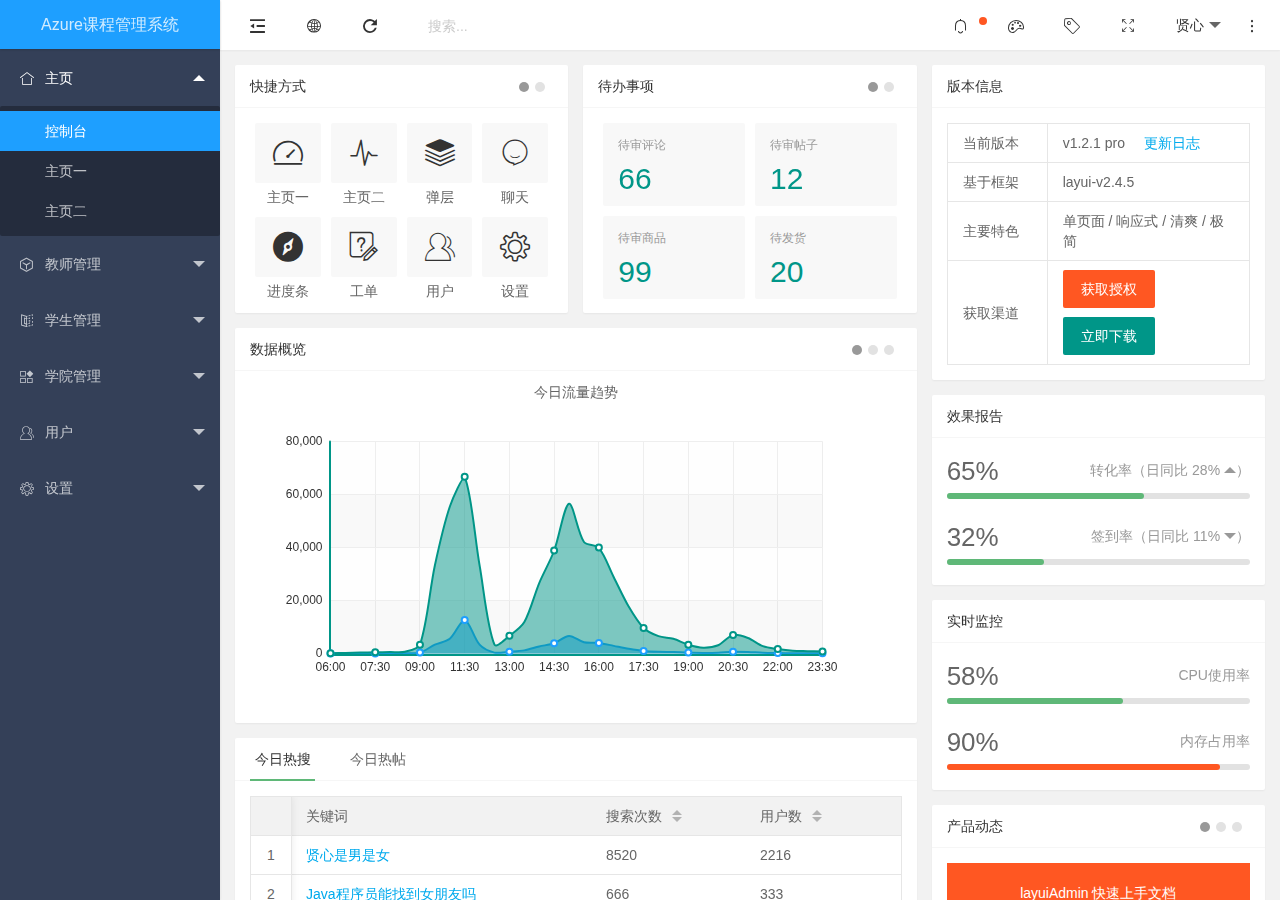
<file: layuiAdmin/start/index.html>
<!DOCTYPE html>
<html>
<head>
  <meta charset="utf-8">
  <title>layuiAdmin pro - 通用后台管理模板系统（单页面专业版）</title>
  <meta name="renderer" content="webkit">
  <meta http-equiv="X-UA-Compatible" content="IE=edge,chrome=1">
  <meta name="viewport" content="width=device-width, initial-scale=1.0, minimum-scale=1.0, maximum-scale=1.0, user-scalable=0">
  <link rel="stylesheet" href="layui/css/layui.css" media="all">
  <script>
  /^http(s*):\/\//.test(location.href) || alert('请先部署到 localhost 下再访问');
  </script>
</head>
<body>
  <div id="LAY_app"></div>
  <script src="layui/layui.js"></script>
  <script>
  layui.config({
    base: '../src/' //指定 layuiAdmin 项目路径，本地开发用 src，线上用 dist
    ,version: '1.2.1'
  }).use('index');
  </script>
</body>
</html>
</file>
<file: layuiAdmin/start/layui/css/layui.css>
/** layui-v2.4.5 MIT License By https://www.layui.com */
 .layui-inline,img{display:inline-block;vertical-align:middle}h1,h2,h3,h4,h5,h6{font-weight:400}.layui-edge,.layui-header,.layui-inline,.layui-main{position:relative}.layui-elip,.layui-form-checkbox span,.layui-form-pane .layui-form-label{text-overflow:ellipsis;white-space:nowrap}.layui-btn,.layui-edge,.layui-inline,img{vertical-align:middle}.layui-btn,.layui-disabled,.layui-icon,.layui-unselect{-webkit-user-select:none;-ms-user-select:none;-moz-user-select:none}blockquote,body,button,dd,div,dl,dt,form,h1,h2,h3,h4,h5,h6,input,li,ol,p,pre,td,textarea,th,ul{margin:0;padding:0;-webkit-tap-highlight-color:rgba(0,0,0,0)}a:active,a:hover{outline:0}img{border:none}li{list-style:none}table{border-collapse:collapse;border-spacing:0}h4,h5,h6{font-size:100%}button,input,optgroup,option,select,textarea{font-family:inherit;font-size:inherit;font-style:inherit;font-weight:inherit;outline:0}pre{white-space:pre-wrap;white-space:-moz-pre-wrap;white-space:-pre-wrap;white-space:-o-pre-wrap;word-wrap:break-word}body{line-height:24px;font:14px Helvetica Neue,Helvetica,PingFang SC,Tahoma,Arial,sans-serif}hr{height:1px;margin:10px 0;border:0;clear:both}a{color:#333;text-decoration:none}a:hover{color:#777}a cite{font-style:normal;*cursor:pointer}.layui-border-box,.layui-border-box *{box-sizing:border-box}.layui-box,.layui-box *{box-sizing:content-box}.layui-clear{clear:both;*zoom:1}.layui-clear:after{content:'\20';clear:both;*zoom:1;display:block;height:0}.layui-inline{*display:inline;*zoom:1}.layui-edge{display:inline-block;width:0;height:0;border-width:6px;border-style:dashed;border-color:transparent;overflow:hidden}.layui-edge-top{top:-4px;border-bottom-color:#999;border-bottom-style:solid}.layui-edge-right{border-left-color:#999;border-left-style:solid}.layui-edge-bottom{top:2px;border-top-color:#999;border-top-style:solid}.layui-edge-left{border-right-color:#999;border-right-style:solid}.layui-elip{overflow:hidden}.layui-disabled,.layui-disabled:hover{color:#d2d2d2!important;cursor:not-allowed!important}.layui-circle{border-radius:100%}.layui-show{display:block!important}.layui-hide{display:none!important}@font-face{font-family:layui-icon;src:url(../font/iconfont.eot?v=240);src:url(../font/iconfont.eot?v=240#iefix) format('embedded-opentype'),url(../font/iconfont.svg?v=240#iconfont) format('svg'),url(../font/iconfont.woff?v=240) format('woff'),url(../font/iconfont.ttf?v=240) format('truetype')}.layui-icon{font-family:layui-icon!important;font-size:16px;font-style:normal;-webkit-font-smoothing:antialiased;-moz-osx-font-smoothing:grayscale}.layui-icon-reply-fill:before{content:"\e611"}.layui-icon-set-fill:before{content:"\e614"}.layui-icon-menu-fill:before{content:"\e60f"}.layui-icon-search:before{content:"\e615"}.layui-icon-share:before{content:"\e641"}.layui-icon-set-sm:before{content:"\e620"}.layui-icon-engine:before{content:"\e628"}.layui-icon-close:before{content:"\1006"}.layui-icon-close-fill:before{content:"\1007"}.layui-icon-chart-screen:before{content:"\e629"}.layui-icon-star:before{content:"\e600"}.layui-icon-circle-dot:before{content:"\e617"}.layui-icon-chat:before{content:"\e606"}.layui-icon-release:before{content:"\e609"}.layui-icon-list:before{content:"\e60a"}.layui-icon-chart:before{content:"\e62c"}.layui-icon-ok-circle:before{content:"\1005"}.layui-icon-layim-theme:before{content:"\e61b"}.layui-icon-table:before{content:"\e62d"}.layui-icon-right:before{content:"\e602"}.layui-icon-left:before{content:"\e603"}.layui-icon-cart-simple:before{content:"\e698"}.layui-icon-face-cry:before{content:"\e69c"}.layui-icon-face-smile:before{content:"\e6af"}.layui-icon-survey:before{content:"\e6b2"}.layui-icon-tree:before{content:"\e62e"}.layui-icon-upload-circle:before{content:"\e62f"}.layui-icon-add-circle:before{content:"\e61f"}.layui-icon-download-circle:before{content:"\e601"}.layui-icon-templeate-1:before{content:"\e630"}.layui-icon-util:before{content:"\e631"}.layui-icon-face-surprised:before{content:"\e664"}.layui-icon-edit:before{content:"\e642"}.layui-icon-speaker:before{content:"\e645"}.layui-icon-down:before{content:"\e61a"}.layui-icon-file:before{content:"\e621"}.layui-icon-layouts:before{content:"\e632"}.layui-icon-rate-half:before{content:"\e6c9"}.layui-icon-add-circle-fine:before{content:"\e608"}.layui-icon-prev-circle:before{content:"\e633"}.layui-icon-read:before{content:"\e705"}.layui-icon-404:before{content:"\e61c"}.layui-icon-carousel:before{content:"\e634"}.layui-icon-help:before{content:"\e607"}.layui-icon-code-circle:before{content:"\e635"}.layui-icon-water:before{content:"\e636"}.layui-icon-username:before{content:"\e66f"}.layui-icon-find-fill:before{content:"\e670"}.layui-icon-about:before{content:"\e60b"}.layui-icon-location:before{content:"\e715"}.layui-icon-up:before{content:"\e619"}.layui-icon-pause:before{content:"\e651"}.layui-icon-date:before{content:"\e637"}.layui-icon-layim-uploadfile:before{content:"\e61d"}.layui-icon-delete:before{content:"\e640"}.layui-icon-play:before{content:"\e652"}.layui-icon-top:before{content:"\e604"}.layui-icon-friends:before{content:"\e612"}.layui-icon-refresh-3:before{content:"\e9aa"}.layui-icon-ok:before{content:"\e605"}.layui-icon-layer:before{content:"\e638"}.layui-icon-face-smile-fine:before{content:"\e60c"}.layui-icon-dollar:before{content:"\e659"}.layui-icon-group:before{content:"\e613"}.layui-icon-layim-download:before{content:"\e61e"}.layui-icon-picture-fine:before{content:"\e60d"}.layui-icon-link:before{content:"\e64c"}.layui-icon-diamond:before{content:"\e735"}.layui-icon-log:before{content:"\e60e"}.layui-icon-rate-solid:before{content:"\e67a"}.layui-icon-fonts-del:before{content:"\e64f"}.layui-icon-unlink:before{content:"\e64d"}.layui-icon-fonts-clear:before{content:"\e639"}.layui-icon-triangle-r:before{content:"\e623"}.layui-icon-circle:before{content:"\e63f"}.layui-icon-radio:before{content:"\e643"}.layui-icon-align-center:before{content:"\e647"}.layui-icon-align-right:before{content:"\e648"}.layui-icon-align-left:before{content:"\e649"}.layui-icon-loading-1:before{content:"\e63e"}.layui-icon-return:before{content:"\e65c"}.layui-icon-fonts-strong:before{content:"\e62b"}.layui-icon-upload:before{content:"\e67c"}.layui-icon-dialogue:before{content:"\e63a"}.layui-icon-video:before{content:"\e6ed"}.layui-icon-headset:before{content:"\e6fc"}.layui-icon-cellphone-fine:before{content:"\e63b"}.layui-icon-add-1:before{content:"\e654"}.layui-icon-face-smile-b:before{content:"\e650"}.layui-icon-fonts-html:before{content:"\e64b"}.layui-icon-form:before{content:"\e63c"}.layui-icon-cart:before{content:"\e657"}.layui-icon-camera-fill:before{content:"\e65d"}.layui-icon-tabs:before{content:"\e62a"}.layui-icon-fonts-code:before{content:"\e64e"}.layui-icon-fire:before{content:"\e756"}.layui-icon-set:before{content:"\e716"}.layui-icon-fonts-u:before{content:"\e646"}.layui-icon-triangle-d:before{content:"\e625"}.layui-icon-tips:before{content:"\e702"}.layui-icon-picture:before{content:"\e64a"}.layui-icon-more-vertical:before{content:"\e671"}.layui-icon-flag:before{content:"\e66c"}.layui-icon-loading:before{content:"\e63d"}.layui-icon-fonts-i:before{content:"\e644"}.layui-icon-refresh-1:before{content:"\e666"}.layui-icon-rmb:before{content:"\e65e"}.layui-icon-home:before{content:"\e68e"}.layui-icon-user:before{content:"\e770"}.layui-icon-notice:before{content:"\e667"}.layui-icon-login-weibo:before{content:"\e675"}.layui-icon-voice:before{content:"\e688"}.layui-icon-upload-drag:before{content:"\e681"}.layui-icon-login-qq:before{content:"\e676"}.layui-icon-snowflake:before{content:"\e6b1"}.layui-icon-file-b:before{content:"\e655"}.layui-icon-template:before{content:"\e663"}.layui-icon-auz:before{content:"\e672"}.layui-icon-console:before{content:"\e665"}.layui-icon-app:before{content:"\e653"}.layui-icon-prev:before{content:"\e65a"}.layui-icon-website:before{content:"\e7ae"}.layui-icon-next:before{content:"\e65b"}.layui-icon-component:before{content:"\e857"}.layui-icon-more:before{content:"\e65f"}.layui-icon-login-wechat:before{content:"\e677"}.layui-icon-shrink-right:before{content:"\e668"}.layui-icon-spread-left:before{content:"\e66b"}.layui-icon-camera:before{content:"\e660"}.layui-icon-note:before{content:"\e66e"}.layui-icon-refresh:before{content:"\e669"}.layui-icon-female:before{content:"\e661"}.layui-icon-male:before{content:"\e662"}.layui-icon-password:before{content:"\e673"}.layui-icon-senior:before{content:"\e674"}.layui-icon-theme:before{content:"\e66a"}.layui-icon-tread:before{content:"\e6c5"}.layui-icon-praise:before{content:"\e6c6"}.layui-icon-star-fill:before{content:"\e658"}.layui-icon-rate:before{content:"\e67b"}.layui-icon-template-1:before{content:"\e656"}.layui-icon-vercode:before{content:"\e679"}.layui-icon-cellphone:before{content:"\e678"}.layui-icon-screen-full:before{content:"\e622"}.layui-icon-screen-restore:before{content:"\e758"}.layui-icon-cols:before{content:"\e610"}.layui-icon-export:before{content:"\e67d"}.layui-icon-print:before{content:"\e66d"}.layui-icon-slider:before{content:"\e714"}.layui-main{width:1140px;margin:0 auto}.layui-header{z-index:1000;height:60px}.layui-header a:hover{transition:all .5s;-webkit-transition:all .5s}.layui-side{position:fixed;left:0;top:0;bottom:0;z-index:999;width:200px;overflow-x:hidden}.layui-side-scroll{position:relative;width:220px;height:100%;overflow-x:hidden}.layui-body{position:absolute;left:200px;right:0;top:0;bottom:0;z-index:998;width:auto;overflow:hidden;overflow-y:auto;box-sizing:border-box}.layui-layout-body{overflow:hidden}.layui-layout-admin .layui-header{background-color:#23262E}.layui-layout-admin .layui-side{top:60px;width:200px;overflow-x:hidden}.layui-layout-admin .layui-body{top:60px;bottom:44px}.layui-layout-admin .layui-main{width:auto;margin:0 15px}.layui-layout-admin .layui-footer{position:fixed;left:200px;right:0;bottom:0;height:44px;line-height:44px;padding:0 15px;background-color:#eee}.layui-layout-admin .layui-logo{position:absolute;left:0;top:0;width:200px;height:100%;line-height:60px;text-align:center;color:#009688;font-size:16px}.layui-layout-admin .layui-header .layui-nav{background:0 0}.layui-layout-left{position:absolute!important;left:200px;top:0}.layui-layout-right{position:absolute!important;right:0;top:0}.layui-container{position:relative;margin:0 auto;padding:0 15px;box-sizing:border-box}.layui-fluid{position:relative;margin:0 auto;padding:0 15px}.layui-row:after,.layui-row:before{content:'';display:block;clear:both}.layui-col-lg1,.layui-col-lg10,.layui-col-lg11,.layui-col-lg12,.layui-col-lg2,.layui-col-lg3,.layui-col-lg4,.layui-col-lg5,.layui-col-lg6,.layui-col-lg7,.layui-col-lg8,.layui-col-lg9,.layui-col-md1,.layui-col-md10,.layui-col-md11,.layui-col-md12,.layui-col-md2,.layui-col-md3,.layui-col-md4,.layui-col-md5,.layui-col-md6,.layui-col-md7,.layui-col-md8,.layui-col-md9,.layui-col-sm1,.layui-col-sm10,.layui-col-sm11,.layui-col-sm12,.layui-col-sm2,.layui-col-sm3,.layui-col-sm4,.layui-col-sm5,.layui-col-sm6,.layui-col-sm7,.layui-col-sm8,.layui-col-sm9,.layui-col-xs1,.layui-col-xs10,.layui-col-xs11,.layui-col-xs12,.layui-col-xs2,.layui-col-xs3,.layui-col-xs4,.layui-col-xs5,.layui-col-xs6,.layui-col-xs7,.layui-col-xs8,.layui-col-xs9{position:relative;display:block;box-sizing:border-box}.layui-col-xs1,.layui-col-xs10,.layui-col-xs11,.layui-col-xs12,.layui-col-xs2,.layui-col-xs3,.layui-col-xs4,.layui-col-xs5,.layui-col-xs6,.layui-col-xs7,.layui-col-xs8,.layui-col-xs9{float:left}.layui-col-xs1{width:8.33333333%}.layui-col-xs2{width:16.66666667%}.layui-col-xs3{width:25%}.layui-col-xs4{width:33.33333333%}.layui-col-xs5{width:41.66666667%}.layui-col-xs6{width:50%}.layui-col-xs7{width:58.33333333%}.layui-col-xs8{width:66.66666667%}.layui-col-xs9{width:75%}.layui-col-xs10{width:83.33333333%}.layui-col-xs11{width:91.66666667%}.layui-col-xs12{width:100%}.layui-col-xs-offset1{margin-left:8.33333333%}.layui-col-xs-offset2{margin-left:16.66666667%}.layui-col-xs-offset3{margin-left:25%}.layui-col-xs-offset4{margin-left:33.33333333%}.layui-col-xs-offset5{margin-left:41.66666667%}.layui-col-xs-offset6{margin-left:50%}.layui-col-xs-offset7{margin-left:58.33333333%}.layui-col-xs-offset8{margin-left:66.66666667%}.layui-col-xs-offset9{margin-left:75%}.layui-col-xs-offset10{margin-left:83.33333333%}.layui-col-xs-offset11{margin-left:91.66666667%}.layui-col-xs-offset12{margin-left:100%}@media screen and (max-width:768px){.layui-hide-xs{display:none!important}.layui-show-xs-block{display:block!important}.layui-show-xs-inline{display:inline!important}.layui-show-xs-inline-block{display:inline-block!important}}@media screen and (min-width:768px){.layui-container{width:750px}.layui-hide-sm{display:none!important}.layui-show-sm-block{display:block!important}.layui-show-sm-inline{display:inline!important}.layui-show-sm-inline-block{display:inline-block!important}.layui-col-sm1,.layui-col-sm10,.layui-col-sm11,.layui-col-sm12,.layui-col-sm2,.layui-col-sm3,.layui-col-sm4,.layui-col-sm5,.layui-col-sm6,.layui-col-sm7,.layui-col-sm8,.layui-col-sm9{float:left}.layui-col-sm1{width:8.33333333%}.layui-col-sm2{width:16.66666667%}.layui-col-sm3{width:25%}.layui-col-sm4{width:33.33333333%}.layui-col-sm5{width:41.66666667%}.layui-col-sm6{width:50%}.layui-col-sm7{width:58.33333333%}.layui-col-sm8{width:66.66666667%}.layui-col-sm9{width:75%}.layui-col-sm10{width:83.33333333%}.layui-col-sm11{width:91.66666667%}.layui-col-sm12{width:100%}.layui-col-sm-offset1{margin-left:8.33333333%}.layui-col-sm-offset2{margin-left:16.66666667%}.layui-col-sm-offset3{margin-left:25%}.layui-col-sm-offset4{margin-left:33.33333333%}.layui-col-sm-offset5{margin-left:41.66666667%}.layui-col-sm-offset6{margin-left:50%}.layui-col-sm-offset7{margin-left:58.33333333%}.layui-col-sm-offset8{margin-left:66.66666667%}.layui-col-sm-offset9{margin-left:75%}.layui-col-sm-offset10{margin-left:83.33333333%}.layui-col-sm-offset11{margin-left:91.66666667%}.layui-col-sm-offset12{margin-left:100%}}@media screen and (min-width:992px){.layui-container{width:970px}.layui-hide-md{display:none!important}.layui-show-md-block{display:block!important}.layui-show-md-inline{display:inline!important}.layui-show-md-inline-block{display:inline-block!important}.layui-col-md1,.layui-col-md10,.layui-col-md11,.layui-col-md12,.layui-col-md2,.layui-col-md3,.layui-col-md4,.layui-col-md5,.layui-col-md6,.layui-col-md7,.layui-col-md8,.layui-col-md9{float:left}.layui-col-md1{width:8.33333333%}.layui-col-md2{width:16.66666667%}.layui-col-md3{width:25%}.layui-col-md4{width:33.33333333%}.layui-col-md5{width:41.66666667%}.layui-col-md6{width:50%}.layui-col-md7{width:58.33333333%}.layui-col-md8{width:66.66666667%}.layui-col-md9{width:75%}.layui-col-md10{width:83.33333333%}.layui-col-md11{width:91.66666667%}.layui-col-md12{width:100%}.layui-col-md-offset1{margin-left:8.33333333%}.layui-col-md-offset2{margin-left:16.66666667%}.layui-col-md-offset3{margin-left:25%}.layui-col-md-offset4{margin-left:33.33333333%}.layui-col-md-offset5{margin-left:41.66666667%}.layui-col-md-offset6{margin-left:50%}.layui-col-md-offset7{margin-left:58.33333333%}.layui-col-md-offset8{margin-left:66.66666667%}.layui-col-md-offset9{margin-left:75%}.layui-col-md-offset10{margin-left:83.33333333%}.layui-col-md-offset11{margin-left:91.66666667%}.layui-col-md-offset12{margin-left:100%}}@media screen and (min-width:1200px){.layui-container{width:1170px}.layui-hide-lg{display:none!important}.layui-show-lg-block{display:block!important}.layui-show-lg-inline{display:inline!important}.layui-show-lg-inline-block{display:inline-block!important}.layui-col-lg1,.layui-col-lg10,.layui-col-lg11,.layui-col-lg12,.layui-col-lg2,.layui-col-lg3,.layui-col-lg4,.layui-col-lg5,.layui-col-lg6,.layui-col-lg7,.layui-col-lg8,.layui-col-lg9{float:left}.layui-col-lg1{width:8.33333333%}.layui-col-lg2{width:16.66666667%}.layui-col-lg3{width:25%}.layui-col-lg4{width:33.33333333%}.layui-col-lg5{width:41.66666667%}.layui-col-lg6{width:50%}.layui-col-lg7{width:58.33333333%}.layui-col-lg8{width:66.66666667%}.layui-col-lg9{width:75%}.layui-col-lg10{width:83.33333333%}.layui-col-lg11{width:91.66666667%}.layui-col-lg12{width:100%}.layui-col-lg-offset1{margin-left:8.33333333%}.layui-col-lg-offset2{margin-left:16.66666667%}.layui-col-lg-offset3{margin-left:25%}.layui-col-lg-offset4{margin-left:33.33333333%}.layui-col-lg-offset5{margin-left:41.66666667%}.layui-col-lg-offset6{margin-left:50%}.layui-col-lg-offset7{margin-left:58.33333333%}.layui-col-lg-offset8{margin-left:66.66666667%}.layui-col-lg-offset9{margin-left:75%}.layui-col-lg-offset10{margin-left:83.33333333%}.layui-col-lg-offset11{margin-left:91.66666667%}.layui-col-lg-offset12{margin-left:100%}}.layui-col-space1{margin:-.5px}.layui-col-space1>*{padding:.5px}.layui-col-space3{margin:-1.5px}.layui-col-space3>*{padding:1.5px}.layui-col-space5{margin:-2.5px}.layui-col-space5>*{padding:2.5px}.layui-col-space8{margin:-3.5px}.layui-col-space8>*{padding:3.5px}.layui-col-space10{margin:-5px}.layui-col-space10>*{padding:5px}.layui-col-space12{margin:-6px}.layui-col-space12>*{padding:6px}.layui-col-space15{margin:-7.5px}.layui-col-space15>*{padding:7.5px}.layui-col-space18{margin:-9px}.layui-col-space18>*{padding:9px}.layui-col-space20{margin:-10px}.layui-col-space20>*{padding:10px}.layui-col-space22{margin:-11px}.layui-col-space22>*{padding:11px}.layui-col-space25{margin:-12.5px}.layui-col-space25>*{padding:12.5px}.layui-col-space30{margin:-15px}.layui-col-space30>*{padding:15px}.layui-btn,.layui-input,.layui-select,.layui-textarea,.layui-upload-button{outline:0;-webkit-appearance:none;transition:all .3s;-webkit-transition:all .3s;box-sizing:border-box}.layui-elem-quote{margin-bottom:10px;padding:15px;line-height:22px;border-left:5px solid #009688;border-radius:0 2px 2px 0;background-color:#f2f2f2}.layui-quote-nm{border-style:solid;border-width:1px 1px 1px 5px;background:0 0}.layui-elem-field{margin-bottom:10px;padding:0;border-width:1px;border-style:solid}.layui-elem-field legend{margin-left:20px;padding:0 10px;font-size:20px;font-weight:300}.layui-field-title{margin:10px 0 20px;border-width:1px 0 0}.layui-field-box{padding:10px 15px}.layui-field-title .layui-field-box{padding:10px 0}.layui-progress{position:relative;height:6px;border-radius:20px;background-color:#e2e2e2}.layui-progress-bar{position:absolute;left:0;top:0;width:0;max-width:100%;height:6px;border-radius:20px;text-align:right;background-color:#5FB878;transition:all .3s;-webkit-transition:all .3s}.layui-progress-big,.layui-progress-big .layui-progress-bar{height:18px;line-height:18px}.layui-progress-text{position:relative;top:-20px;line-height:18px;font-size:12px;color:#666}.layui-progress-big .layui-progress-text{position:static;padding:0 10px;color:#fff}.layui-collapse{border-width:1px;border-style:solid;border-radius:2px}.layui-colla-content,.layui-colla-item{border-top-width:1px;border-top-style:solid}.layui-colla-item:first-child{border-top:none}.layui-colla-title{position:relative;height:42px;line-height:42px;padding:0 15px 0 35px;color:#333;background-color:#f2f2f2;cursor:pointer;font-size:14px;overflow:hidden}.layui-colla-content{display:none;padding:10px 15px;line-height:22px;color:#666}.layui-colla-icon{position:absolute;left:15px;top:0;font-size:14px}.layui-card{margin-bottom:15px;border-radius:2px;background-color:#fff;box-shadow:0 1px 2px 0 rgba(0,0,0,.05)}.layui-card:last-child{margin-bottom:0}.layui-card-header{position:relative;height:42px;line-height:42px;padding:0 15px;border-bottom:1px solid #f6f6f6;color:#333;border-radius:2px 2px 0 0;font-size:14px}.layui-bg-black,.layui-bg-blue,.layui-bg-cyan,.layui-bg-green,.layui-bg-orange,.layui-bg-red{color:#fff!important}.layui-card-body{position:relative;padding:10px 15px;line-height:24px}.layui-card-body[pad15]{padding:15px}.layui-card-body[pad20]{padding:20px}.layui-card-body .layui-table{margin:5px 0}.layui-card .layui-tab{margin:0}.layui-panel-window{position:relative;padding:15px;border-radius:0;border-top:5px solid #E6E6E6;background-color:#fff}.layui-auxiliar-moving{position:fixed;left:0;right:0;top:0;bottom:0;width:100%;height:100%;background:0 0;z-index:9999999999}.layui-form-label,.layui-form-mid,.layui-form-select,.layui-input-block,.layui-input-inline,.layui-textarea{position:relative}.layui-bg-red{background-color:#FF5722!important}.layui-bg-orange{background-color:#FFB800!important}.layui-bg-green{background-color:#009688!important}.layui-bg-cyan{background-color:#2F4056!important}.layui-bg-blue{background-color:#1E9FFF!important}.layui-bg-black{background-color:#393D49!important}.layui-bg-gray{background-color:#eee!important;color:#666!important}.layui-badge-rim,.layui-colla-content,.layui-colla-item,.layui-collapse,.layui-elem-field,.layui-form-pane .layui-form-item[pane],.layui-form-pane .layui-form-label,.layui-input,.layui-layedit,.layui-layedit-tool,.layui-quote-nm,.layui-select,.layui-tab-bar,.layui-tab-card,.layui-tab-title,.layui-tab-title .layui-this:after,.layui-textarea{border-color:#e6e6e6}.layui-timeline-item:before,hr{background-color:#e6e6e6}.layui-text{line-height:22px;font-size:14px;color:#666}.layui-text h1,.layui-text h2,.layui-text h3{font-weight:500;color:#333}.layui-text h1{font-size:30px}.layui-text h2{font-size:24px}.layui-text h3{font-size:18px}.layui-text a:not(.layui-btn){color:#01AAED}.layui-text a:not(.layui-btn):hover{text-decoration:underline}.layui-text ul{padding:5px 0 5px 15px}.layui-text ul li{margin-top:5px;list-style-type:disc}.layui-text em,.layui-word-aux{color:#999!important;padding:0 5px!important}.layui-btn{display:inline-block;height:38px;line-height:38px;padding:0 18px;background-color:#009688;color:#fff;white-space:nowrap;text-align:center;font-size:14px;border:none;border-radius:2px;cursor:pointer}.layui-btn:hover{opacity:.8;filter:alpha(opacity=80);color:#fff}.layui-btn:active{opacity:1;filter:alpha(opacity=100)}.layui-btn+.layui-btn{margin-left:10px}.layui-btn-container{font-size:0}.layui-btn-container .layui-btn{margin-right:10px;margin-bottom:10px}.layui-btn-container .layui-btn+.layui-btn{margin-left:0}.layui-table .layui-btn-container .layui-btn{margin-bottom:9px}.layui-btn-radius{border-radius:100px}.layui-btn .layui-icon{margin-right:3px;font-size:18px;vertical-align:bottom;vertical-align:middle\9}.layui-btn-primary{border:1px solid #C9C9C9;background-color:#fff;color:#555}.layui-btn-primary:hover{border-color:#009688;color:#333}.layui-btn-normal{background-color:#1E9FFF}.layui-btn-warm{background-color:#FFB800}.layui-btn-danger{background-color:#FF5722}.layui-btn-disabled,.layui-btn-disabled:active,.layui-btn-disabled:hover{border:1px solid #e6e6e6;background-color:#FBFBFB;color:#C9C9C9;cursor:not-allowed;opacity:1}.layui-btn-lg{height:44px;line-height:44px;padding:0 25px;font-size:16px}.layui-btn-sm{height:30px;line-height:30px;padding:0 10px;font-size:12px}.layui-btn-sm i{font-size:16px!important}.layui-btn-xs{height:22px;line-height:22px;padding:0 5px;font-size:12px}.layui-btn-xs i{font-size:14px!important}.layui-btn-group{display:inline-block;vertical-align:middle;font-size:0}.layui-btn-group .layui-btn{margin-left:0!important;margin-right:0!important;border-left:1px solid rgba(255,255,255,.5);border-radius:0}.layui-btn-group .layui-btn-primary{border-left:none}.layui-btn-group .layui-btn-primary:hover{border-color:#C9C9C9;color:#009688}.layui-btn-group .layui-btn:first-child{border-left:none;border-radius:2px 0 0 2px}.layui-btn-group .layui-btn-primary:first-child{border-left:1px solid #c9c9c9}.layui-btn-group .layui-btn:last-child{border-radius:0 2px 2px 0}.layui-btn-group .layui-btn+.layui-btn{margin-left:0}.layui-btn-group+.layui-btn-group{margin-left:10px}.layui-btn-fluid{width:100%}.layui-input,.layui-select,.layui-textarea{height:38px;line-height:1.3;line-height:38px\9;border-width:1px;border-style:solid;background-color:#fff;border-radius:2px}.layui-input::-webkit-input-placeholder,.layui-select::-webkit-input-placeholder,.layui-textarea::-webkit-input-placeholder{line-height:1.3}.layui-input,.layui-textarea{display:block;width:100%;padding-left:10px}.layui-input:hover,.layui-textarea:hover{border-color:#D2D2D2!important}.layui-input:focus,.layui-textarea:focus{border-color:#C9C9C9!important}.layui-textarea{min-height:100px;height:auto;line-height:20px;padding:6px 10px;resize:vertical}.layui-select{padding:0 10px}.layui-form input[type=checkbox],.layui-form input[type=radio],.layui-form select{display:none}.layui-form [lay-ignore]{display:initial}.layui-form-item{margin-bottom:15px;clear:both;*zoom:1}.layui-form-item:after{content:'\20';clear:both;*zoom:1;display:block;height:0}.layui-form-label{float:left;display:block;padding:9px 15px;width:80px;font-weight:400;line-height:20px;text-align:right}.layui-form-label-col{display:block;float:none;padding:9px 0;line-height:20px;text-align:left}.layui-form-item .layui-inline{margin-bottom:5px;margin-right:10px}.layui-input-block{margin-left:110px;min-height:36px}.layui-input-inline{display:inline-block;vertical-align:middle}.layui-form-item .layui-input-inline{float:left;width:190px;margin-right:10px}.layui-form-text .layui-input-inline{width:auto}.layui-form-mid{float:left;display:block;padding:9px 0!important;line-height:20px;margin-right:10px}.layui-form-danger+.layui-form-select .layui-input,.layui-form-danger:focus{border-color:#FF5722!important}.layui-form-select .layui-input{padding-right:30px;cursor:pointer}.layui-form-select .layui-edge{position:absolute;right:10px;top:50%;margin-top:-3px;cursor:pointer;border-width:6px;border-top-color:#c2c2c2;border-top-style:solid;transition:all .3s;-webkit-transition:all .3s}.layui-form-select dl{display:none;position:absolute;left:0;top:42px;padding:5px 0;z-index:899;min-width:100%;border:1px solid #d2d2d2;max-height:300px;overflow-y:auto;background-color:#fff;border-radius:2px;box-shadow:0 2px 4px rgba(0,0,0,.12);box-sizing:border-box}.layui-form-select dl dd,.layui-form-select dl dt{padding:0 10px;line-height:36px;white-space:nowrap;overflow:hidden;text-overflow:ellipsis}.layui-form-select dl dt{font-size:12px;color:#999}.layui-form-select dl dd{cursor:pointer}.layui-form-select dl dd:hover{background-color:#f2f2f2;-webkit-transition:.5s all;transition:.5s all}.layui-form-select .layui-select-group dd{padding-left:20px}.layui-form-select dl dd.layui-select-tips{padding-left:10px!important;color:#999}.layui-form-select dl dd.layui-this{background-color:#5FB878;color:#fff}.layui-form-checkbox,.layui-form-select dl dd.layui-disabled{background-color:#fff}.layui-form-selected dl{display:block}.layui-form-checkbox,.layui-form-checkbox *,.layui-form-switch{display:inline-block;vertical-align:middle}.layui-form-selected .layui-edge{margin-top:-9px;-webkit-transform:rotate(180deg);transform:rotate(180deg);margin-top:-3px\9}:root .layui-form-selected .layui-edge{margin-top:-9px\0/IE9}.layui-form-selectup dl{top:auto;bottom:42px}.layui-select-none{margin:5px 0;text-align:center;color:#999}.layui-select-disabled .layui-disabled{border-color:#eee!important}.layui-select-disabled .layui-edge{border-top-color:#d2d2d2}.layui-form-checkbox{position:relative;height:30px;line-height:30px;margin-right:10px;padding-right:30px;cursor:pointer;font-size:0;-webkit-transition:.1s linear;transition:.1s linear;box-sizing:border-box}.layui-form-checkbox span{padding:0 10px;height:100%;font-size:14px;border-radius:2px 0 0 2px;background-color:#d2d2d2;color:#fff;overflow:hidden}.layui-form-checkbox:hover span{background-color:#c2c2c2}.layui-form-checkbox i{position:absolute;right:0;top:0;width:30px;height:28px;border:1px solid #d2d2d2;border-left:none;border-radius:0 2px 2px 0;color:#fff;font-size:20px;text-align:center}.layui-form-checkbox:hover i{border-color:#c2c2c2;color:#c2c2c2}.layui-form-checked,.layui-form-checked:hover{border-color:#5FB878}.layui-form-checked span,.layui-form-checked:hover span{background-color:#5FB878}.layui-form-checked i,.layui-form-checked:hover i{color:#5FB878}.layui-form-item .layui-form-checkbox{margin-top:4px}.layui-form-checkbox[lay-skin=primary]{height:auto!important;line-height:normal!important;min-width:18px;min-height:18px;border:none!important;margin-right:0;padding-left:28px;padding-right:0;background:0 0}.layui-form-checkbox[lay-skin=primary] span{padding-left:0;padding-right:15px;line-height:18px;background:0 0;color:#666}.layui-form-checkbox[lay-skin=primary] i{right:auto;left:0;width:16px;height:16px;line-height:16px;border:1px solid #d2d2d2;font-size:12px;border-radius:2px;background-color:#fff;-webkit-transition:.1s linear;transition:.1s linear}.layui-form-checkbox[lay-skin=primary]:hover i{border-color:#5FB878;color:#fff}.layui-form-checked[lay-skin=primary] i{border-color:#5FB878;background-color:#5FB878;color:#fff}.layui-checkbox-disbaled[lay-skin=primary] span{background:0 0!important;color:#c2c2c2}.layui-checkbox-disbaled[lay-skin=primary]:hover i{border-color:#d2d2d2}.layui-form-item .layui-form-checkbox[lay-skin=primary]{margin-top:10px}.layui-form-switch{position:relative;height:22px;line-height:22px;min-width:35px;padding:0 5px;margin-top:8px;border:1px solid #d2d2d2;border-radius:20px;cursor:pointer;background-color:#fff;-webkit-transition:.1s linear;transition:.1s linear}.layui-form-switch i{position:absolute;left:5px;top:3px;width:16px;height:16px;border-radius:20px;background-color:#d2d2d2;-webkit-transition:.1s linear;transition:.1s linear}.layui-form-switch em{position:relative;top:0;width:25px;margin-left:21px;padding:0!important;text-align:center!important;color:#999!important;font-style:normal!important;font-size:12px}.layui-form-onswitch{border-color:#5FB878;background-color:#5FB878}.layui-checkbox-disbaled,.layui-checkbox-disbaled i{border-color:#e2e2e2!important}.layui-form-onswitch i{left:100%;margin-left:-21px;background-color:#fff}.layui-form-onswitch em{margin-left:5px;margin-right:21px;color:#fff!important}.layui-checkbox-disbaled span{background-color:#e2e2e2!important}.layui-checkbox-disbaled:hover i{color:#fff!important}[lay-radio]{display:none}.layui-form-radio,.layui-form-radio *{display:inline-block;vertical-align:middle}.layui-form-radio{line-height:28px;margin:6px 10px 0 0;padding-right:10px;cursor:pointer;font-size:0}.layui-form-radio *{font-size:14px}.layui-form-radio>i{margin-right:8px;font-size:22px;color:#c2c2c2}.layui-form-radio>i:hover,.layui-form-radioed>i{color:#5FB878}.layui-radio-disbaled>i{color:#e2e2e2!important}.layui-form-pane .layui-form-label{width:110px;padding:8px 15px;height:38px;line-height:20px;border-width:1px;border-style:solid;border-radius:2px 0 0 2px;text-align:center;background-color:#FBFBFB;overflow:hidden;box-sizing:border-box}.layui-form-pane .layui-input-inline{margin-left:-1px}.layui-form-pane .layui-input-block{margin-left:110px;left:-1px}.layui-form-pane .layui-input{border-radius:0 2px 2px 0}.layui-form-pane .layui-form-text .layui-form-label{float:none;width:100%;border-radius:2px;box-sizing:border-box;text-align:left}.layui-form-pane .layui-form-text .layui-input-inline{display:block;margin:0;top:-1px;clear:both}.layui-form-pane .layui-form-text .layui-input-block{margin:0;left:0;top:-1px}.layui-form-pane .layui-form-text .layui-textarea{min-height:100px;border-radius:0 0 2px 2px}.layui-form-pane .layui-form-checkbox{margin:4px 0 4px 10px}.layui-form-pane .layui-form-radio,.layui-form-pane .layui-form-switch{margin-top:6px;margin-left:10px}.layui-form-pane .layui-form-item[pane]{position:relative;border-width:1px;border-style:solid}.layui-form-pane .layui-form-item[pane] .layui-form-label{position:absolute;left:0;top:0;height:100%;border-width:0 1px 0 0}.layui-form-pane .layui-form-item[pane] .layui-input-inline{margin-left:110px}@media screen and (max-width:450px){.layui-form-item .layui-form-label{text-overflow:ellipsis;overflow:hidden;white-space:nowrap}.layui-form-item .layui-inline{display:block;margin-right:0;margin-bottom:20px;clear:both}.layui-form-item .layui-inline:after{content:'\20';clear:both;display:block;height:0}.layui-form-item .layui-input-inline{display:block;float:none;left:-3px;width:auto;margin:0 0 10px 112px}.layui-form-item .layui-input-inline+.layui-form-mid{margin-left:110px;top:-5px;padding:0}.layui-form-item .layui-form-checkbox{margin-right:5px;margin-bottom:5px}}.layui-layedit{border-width:1px;border-style:solid;border-radius:2px}.layui-layedit-tool{padding:3px 5px;border-bottom-width:1px;border-bottom-style:solid;font-size:0}.layedit-tool-fixed{position:fixed;top:0;border-top:1px solid #e2e2e2}.layui-layedit-tool .layedit-tool-mid,.layui-layedit-tool .layui-icon{display:inline-block;vertical-align:middle;text-align:center;font-size:14px}.layui-layedit-tool .layui-icon{position:relative;width:32px;height:30px;line-height:30px;margin:3px 5px;color:#777;cursor:pointer;border-radius:2px}.layui-layedit-tool .layui-icon:hover{color:#393D49}.layui-layedit-tool .layui-icon:active{color:#000}.layui-layedit-tool .layedit-tool-active{background-color:#e2e2e2;color:#000}.layui-layedit-tool .layui-disabled,.layui-layedit-tool .layui-disabled:hover{color:#d2d2d2;cursor:not-allowed}.layui-layedit-tool .layedit-tool-mid{width:1px;height:18px;margin:0 10px;background-color:#d2d2d2}.layedit-tool-html{width:50px!important;font-size:30px!important}.layedit-tool-b,.layedit-tool-code,.layedit-tool-help{font-size:16px!important}.layedit-tool-d,.layedit-tool-face,.layedit-tool-image,.layedit-tool-unlink{font-size:18px!important}.layedit-tool-image input{position:absolute;font-size:0;left:0;top:0;width:100%;height:100%;opacity:.01;filter:Alpha(opacity=1);cursor:pointer}.layui-layedit-iframe iframe{display:block;width:100%}#LAY_layedit_code{overflow:hidden}.layui-laypage{display:inline-block;*display:inline;*zoom:1;vertical-align:middle;margin:10px 0;font-size:0}.layui-laypage>a:first-child,.layui-laypage>a:first-child em{border-radius:2px 0 0 2px}.layui-laypage>a:last-child,.layui-laypage>a:last-child em{border-radius:0 2px 2px 0}.layui-laypage>:first-child{margin-left:0!important}.layui-laypage>:last-child{margin-right:0!important}.layui-laypage a,.layui-laypage button,.layui-laypage input,.layui-laypage select,.layui-laypage span{border:1px solid #e2e2e2}.layui-laypage a,.layui-laypage span{display:inline-block;*display:inline;*zoom:1;vertical-align:middle;padding:0 15px;height:28px;line-height:28px;margin:0 -1px 5px 0;background-color:#fff;color:#333;font-size:12px}.layui-flow-more a *,.layui-laypage input,.layui-table-view select[lay-ignore]{display:inline-block}.layui-laypage a:hover{color:#009688}.layui-laypage em{font-style:normal}.layui-laypage .layui-laypage-spr{color:#999;font-weight:700}.layui-laypage a{text-decoration:none}.layui-laypage .layui-laypage-curr{position:relative}.layui-laypage .layui-laypage-curr em{position:relative;color:#fff}.layui-laypage .layui-laypage-curr .layui-laypage-em{position:absolute;left:-1px;top:-1px;padding:1px;width:100%;height:100%;background-color:#009688}.layui-laypage-em{border-radius:2px}.layui-laypage-next em,.layui-laypage-prev em{font-family:Sim sun;font-size:16px}.layui-laypage .layui-laypage-count,.layui-laypage .layui-laypage-limits,.layui-laypage .layui-laypage-refresh,.layui-laypage .layui-laypage-skip{margin-left:10px;margin-right:10px;padding:0;border:none}.layui-laypage .layui-laypage-limits,.layui-laypage .layui-laypage-refresh{vertical-align:top}.layui-laypage .layui-laypage-refresh i{font-size:18px;cursor:pointer}.layui-laypage select{height:22px;padding:3px;border-radius:2px;cursor:pointer}.layui-laypage .layui-laypage-skip{height:30px;line-height:30px;color:#999}.layui-laypage button,.layui-laypage input{height:30px;line-height:30px;border-radius:2px;vertical-align:top;background-color:#fff;box-sizing:border-box}.layui-laypage input{width:40px;margin:0 10px;padding:0 3px;text-align:center}.layui-laypage input:focus,.layui-laypage select:focus{border-color:#009688!important}.layui-laypage button{margin-left:10px;padding:0 10px;cursor:pointer}.layui-table,.layui-table-view{margin:10px 0}.layui-flow-more{margin:10px 0;text-align:center;color:#999;font-size:14px}.layui-flow-more a{height:32px;line-height:32px}.layui-flow-more a *{vertical-align:top}.layui-flow-more a cite{padding:0 20px;border-radius:3px;background-color:#eee;color:#333;font-style:normal}.layui-flow-more a cite:hover{opacity:.8}.layui-flow-more a i{font-size:30px;color:#737383}.layui-table{width:100%;background-color:#fff;color:#666}.layui-table tr{transition:all .3s;-webkit-transition:all .3s}.layui-table th{text-align:left;font-weight:400}.layui-table tbody tr:hover,.layui-table thead tr,.layui-table-click,.layui-table-header,.layui-table-hover,.layui-table-mend,.layui-table-patch,.layui-table-tool,.layui-table-total,.layui-table-total tr,.layui-table[lay-even] tr:nth-child(even){background-color:#f2f2f2}.layui-table td,.layui-table th,.layui-table-col-set,.layui-table-fixed-r,.layui-table-grid-down,.layui-table-header,.layui-table-page,.layui-table-tips-main,.layui-table-tool,.layui-table-total,.layui-table-view,.layui-table[lay-skin=line],.layui-table[lay-skin=row]{border-width:1px;border-style:solid;border-color:#e6e6e6}.layui-table td,.layui-table th{position:relative;padding:9px 15px;min-height:20px;line-height:20px;font-size:14px}.layui-table[lay-skin=line] td,.layui-table[lay-skin=line] th{border-width:0 0 1px}.layui-table[lay-skin=row] td,.layui-table[lay-skin=row] th{border-width:0 1px 0 0}.layui-table[lay-skin=nob] td,.layui-table[lay-skin=nob] th{border:none}.layui-table img{max-width:100px}.layui-table[lay-size=lg] td,.layui-table[lay-size=lg] th{padding:15px 30px}.layui-table-view .layui-table[lay-size=lg] .layui-table-cell{height:40px;line-height:40px}.layui-table[lay-size=sm] td,.layui-table[lay-size=sm] th{font-size:12px;padding:5px 10px}.layui-table-view .layui-table[lay-size=sm] .layui-table-cell{height:20px;line-height:20px}.layui-table[lay-data]{display:none}.layui-table-box{position:relative;overflow:hidden}.layui-table-view .layui-table{position:relative;width:auto;margin:0}.layui-table-view .layui-table[lay-skin=line]{border-width:0 1px 0 0}.layui-table-view .layui-table[lay-skin=row]{border-width:0 0 1px}.layui-table-view .layui-table td,.layui-table-view .layui-table th{padding:5px 0;border-top:none;border-left:none}.layui-table-view .layui-table th.layui-unselect .layui-table-cell span{cursor:pointer}.layui-table-view .layui-table td{cursor:default}.layui-table-view .layui-form-checkbox[lay-skin=primary] i{width:18px;height:18px}.layui-table-view .layui-form-radio{line-height:0;padding:0}.layui-table-view .layui-form-radio>i{margin:0;font-size:20px}.layui-table-init{position:absolute;left:0;top:0;width:100%;height:100%;text-align:center;z-index:110}.layui-table-init .layui-icon{position:absolute;left:50%;top:50%;margin:-15px 0 0 -15px;font-size:30px;color:#c2c2c2}.layui-table-header{border-width:0 0 1px;overflow:hidden}.layui-table-header .layui-table{margin-bottom:-1px}.layui-table-tool .layui-inline[lay-event]{position:relative;width:26px;height:26px;padding:5px;line-height:16px;margin-right:10px;text-align:center;color:#333;border:1px solid #ccc;cursor:pointer;-webkit-transition:.5s all;transition:.5s all}.layui-table-tool .layui-inline[lay-event]:hover{border:1px solid #999}.layui-table-tool-temp{padding-right:120px}.layui-table-tool-self{position:absolute;right:17px;top:10px}.layui-table-tool .layui-table-tool-self .layui-inline[lay-event]{margin:0 0 0 10px}.layui-table-tool-panel{position:absolute;top:29px;left:-1px;padding:5px 0;min-width:150px;min-height:40px;border:1px solid #d2d2d2;text-align:left;overflow-y:auto;background-color:#fff;box-shadow:0 2px 4px rgba(0,0,0,.12)}.layui-table-cell,.layui-table-tool-panel li{overflow:hidden;text-overflow:ellipsis;white-space:nowrap}.layui-table-tool-panel li{padding:0 10px;line-height:30px;-webkit-transition:.5s all;transition:.5s all}.layui-table-tool-panel li .layui-form-checkbox[lay-skin=primary]{width:100%;padding-left:28px}.layui-table-tool-panel li:hover{background-color:#f2f2f2}.layui-table-tool-panel li .layui-form-checkbox[lay-skin=primary] i{position:absolute;left:0;top:0}.layui-table-tool-panel li .layui-form-checkbox[lay-skin=primary] span{padding:0}.layui-table-tool .layui-table-tool-self .layui-table-tool-panel{left:auto;right:-1px}.layui-table-col-set{position:absolute;right:0;top:0;width:20px;height:100%;border-width:0 0 0 1px;background-color:#fff}.layui-table-sort{width:10px;height:20px;margin-left:5px;cursor:pointer!important}.layui-table-sort .layui-edge{position:absolute;left:5px;border-width:5px}.layui-table-sort .layui-table-sort-asc{top:3px;border-top:none;border-bottom-style:solid;border-bottom-color:#b2b2b2}.layui-table-sort .layui-table-sort-asc:hover{border-bottom-color:#666}.layui-table-sort .layui-table-sort-desc{bottom:5px;border-bottom:none;border-top-style:solid;border-top-color:#b2b2b2}.layui-table-sort .layui-table-sort-desc:hover{border-top-color:#666}.layui-table-sort[lay-sort=asc] .layui-table-sort-asc{border-bottom-color:#000}.layui-table-sort[lay-sort=desc] .layui-table-sort-desc{border-top-color:#000}.layui-table-cell{height:28px;line-height:28px;padding:0 15px;position:relative;box-sizing:border-box}.layui-table-cell .layui-form-checkbox[lay-skin=primary]{top:-1px;padding:0}.layui-table-cell .layui-table-link{color:#01AAED}.laytable-cell-checkbox,.laytable-cell-numbers,.laytable-cell-radio,.laytable-cell-space{padding:0;text-align:center}.layui-table-body{position:relative;overflow:auto;margin-right:-1px;margin-bottom:-1px}.layui-table-body .layui-none{line-height:26px;padding:15px;text-align:center;color:#999}.layui-table-fixed{position:absolute;left:0;top:0;z-index:101}.layui-table-fixed .layui-table-body{overflow:hidden}.layui-table-fixed-l{box-shadow:0 -1px 8px rgba(0,0,0,.08)}.layui-table-fixed-r{left:auto;right:-1px;border-width:0 0 0 1px;box-shadow:-1px 0 8px rgba(0,0,0,.08)}.layui-table-fixed-r .layui-table-header{position:relative;overflow:visible}.layui-table-mend{position:absolute;right:-49px;top:0;height:100%;width:50px}.layui-table-tool{position:relative;z-index:890;width:100%;min-height:50px;line-height:30px;padding:10px 15px;border-width:0 0 1px}.layui-table-tool .layui-btn-container{margin-bottom:-10px}.layui-table-page,.layui-table-total{border-width:1px 0 0;margin-bottom:-1px;overflow:hidden}.layui-table-page{position:relative;width:100%;padding:7px 7px 0;height:41px;font-size:12px;white-space:nowrap}.layui-table-page>div{height:26px}.layui-table-page .layui-laypage{margin:0}.layui-table-page .layui-laypage a,.layui-table-page .layui-laypage span{height:26px;line-height:26px;margin-bottom:10px;border:none;background:0 0}.layui-table-page .layui-laypage a,.layui-table-page .layui-laypage span.layui-laypage-curr{padding:0 12px}.layui-table-page .layui-laypage span{margin-left:0;padding:0}.layui-table-page .layui-laypage .layui-laypage-prev{margin-left:-7px!important}.layui-table-page .layui-laypage .layui-laypage-curr .layui-laypage-em{left:0;top:0;padding:0}.layui-table-page .layui-laypage button,.layui-table-page .layui-laypage input{height:26px;line-height:26px}.layui-table-page .layui-laypage input{width:40px}.layui-table-page .layui-laypage button{padding:0 10px}.layui-table-page select{height:18px}.layui-table-patch .layui-table-cell{padding:0;width:30px}.layui-table-edit{position:absolute;left:0;top:0;width:100%;height:100%;padding:0 14px 1px;border-radius:0;box-shadow:1px 1px 20px rgba(0,0,0,.15)}.layui-table-edit:focus{border-color:#5FB878!important}select.layui-table-edit{padding:0 0 0 10px;border-color:#C9C9C9}.layui-table-view .layui-form-checkbox,.layui-table-view .layui-form-radio,.layui-table-view .layui-form-switch{top:0;margin:0;box-sizing:content-box}.layui-table-view .layui-form-checkbox{top:-1px;height:26px;line-height:26px}.layui-table-view .layui-form-checkbox i{height:26px}.layui-table-grid .layui-table-cell{overflow:visible}.layui-table-grid-down{position:absolute;top:0;right:0;width:26px;height:100%;padding:5px 0;border-width:0 0 0 1px;text-align:center;background-color:#fff;color:#999;cursor:pointer}.layui-table-grid-down .layui-icon{position:absolute;top:50%;left:50%;margin:-8px 0 0 -8px}.layui-table-grid-down:hover{background-color:#fbfbfb}body .layui-table-tips .layui-layer-content{background:0 0;padding:0;box-shadow:0 1px 6px rgba(0,0,0,.12)}.layui-table-tips-main{margin:-44px 0 0 -1px;max-height:150px;padding:8px 15px;font-size:14px;overflow-y:scroll;background-color:#fff;color:#666}.layui-table-tips-c{position:absolute;right:-3px;top:-13px;width:20px;height:20px;padding:3px;cursor:pointer;background-color:#666;border-radius:50%;color:#fff}.layui-table-tips-c:hover{background-color:#777}.layui-table-tips-c:before{position:relative;right:-2px}.layui-upload-file{display:none!important;opacity:.01;filter:Alpha(opacity=1)}.layui-upload-drag,.layui-upload-form,.layui-upload-wrap{display:inline-block}.layui-upload-list{margin:10px 0}.layui-upload-choose{padding:0 10px;color:#999}.layui-upload-drag{position:relative;padding:30px;border:1px dashed #e2e2e2;background-color:#fff;text-align:center;cursor:pointer;color:#999}.layui-upload-drag .layui-icon{font-size:50px;color:#009688}.layui-upload-drag[lay-over]{border-color:#009688}.layui-upload-iframe{position:absolute;width:0;height:0;border:0;visibility:hidden}.layui-upload-wrap{position:relative;vertical-align:middle}.layui-upload-wrap .layui-upload-file{display:block!important;position:absolute;left:0;top:0;z-index:10;font-size:100px;width:100%;height:100%;opacity:.01;filter:Alpha(opacity=1);cursor:pointer}.layui-tree{line-height:26px}.layui-tree li{text-overflow:ellipsis;overflow:hidden;white-space:nowrap}.layui-tree li .layui-tree-spread,.layui-tree li a{display:inline-block;vertical-align:top;height:26px;*display:inline;*zoom:1;cursor:pointer}.layui-tree li a{font-size:0}.layui-tree li a i{font-size:16px}.layui-tree li a cite{padding:0 6px;font-size:14px;font-style:normal}.layui-tree li i{padding-left:6px;color:#333;-moz-user-select:none}.layui-tree li .layui-tree-check{font-size:13px}.layui-tree li .layui-tree-check:hover{color:#009E94}.layui-tree li ul{display:none;margin-left:20px}.layui-tree li .layui-tree-enter{line-height:24px;border:1px dotted #000}.layui-tree-drag{display:none;position:absolute;left:-666px;top:-666px;background-color:#f2f2f2;padding:5px 10px;border:1px dotted #000;white-space:nowrap}.layui-tree-drag i{padding-right:5px}.layui-nav{position:relative;padding:0 20px;background-color:#393D49;color:#fff;border-radius:2px;font-size:0;box-sizing:border-box}.layui-nav *{font-size:14px}.layui-nav .layui-nav-item{position:relative;display:inline-block;*display:inline;*zoom:1;vertical-align:middle;line-height:60px}.layui-nav .layui-nav-item a{display:block;padding:0 20px;color:#fff;color:rgba(255,255,255,.7);transition:all .3s;-webkit-transition:all .3s}.layui-nav .layui-this:after,.layui-nav-bar,.layui-nav-tree .layui-nav-itemed:after{position:absolute;left:0;top:0;width:0;height:5px;background-color:#5FB878;transition:all .2s;-webkit-transition:all .2s}.layui-nav-bar{z-index:1000}.layui-nav .layui-nav-item a:hover,.layui-nav .layui-this a{color:#fff}.layui-nav .layui-this:after{content:'';top:auto;bottom:0;width:100%}.layui-nav-img{width:30px;height:30px;margin-right:10px;border-radius:50%}.layui-nav .layui-nav-more{content:'';width:0;height:0;border-style:solid dashed dashed;border-color:#fff transparent transparent;overflow:hidden;cursor:pointer;transition:all .2s;-webkit-transition:all .2s;position:absolute;top:50%;right:3px;margin-top:-3px;border-width:6px;border-top-color:rgba(255,255,255,.7)}.layui-nav .layui-nav-mored,.layui-nav-itemed>a .layui-nav-more{margin-top:-9px;border-style:dashed dashed solid;border-color:transparent transparent #fff}.layui-nav-child{display:none;position:absolute;left:0;top:65px;min-width:100%;line-height:36px;padding:5px 0;box-shadow:0 2px 4px rgba(0,0,0,.12);border:1px solid #d2d2d2;background-color:#fff;z-index:100;border-radius:2px;white-space:nowrap}.layui-nav .layui-nav-child a{color:#333}.layui-nav .layui-nav-child a:hover{background-color:#f2f2f2;color:#000}.layui-nav-child dd{position:relative}.layui-nav .layui-nav-child dd.layui-this a,.layui-nav-child dd.layui-this{background-color:#5FB878;color:#fff}.layui-nav-child dd.layui-this:after{display:none}.layui-nav-tree{width:200px;padding:0}.layui-nav-tree .layui-nav-item{display:block;width:100%;line-height:45px}.layui-nav-tree .layui-nav-item a{position:relative;height:45px;line-height:45px;text-overflow:ellipsis;overflow:hidden;white-space:nowrap}.layui-nav-tree .layui-nav-item a:hover{background-color:#4E5465}.layui-nav-tree .layui-nav-bar{width:5px;height:0;background-color:#009688}.layui-nav-tree .layui-nav-child dd.layui-this,.layui-nav-tree .layui-nav-child dd.layui-this a,.layui-nav-tree .layui-this,.layui-nav-tree .layui-this>a,.layui-nav-tree .layui-this>a:hover{background-color:#009688;color:#fff}.layui-nav-tree .layui-this:after{display:none}.layui-nav-itemed>a,.layui-nav-tree .layui-nav-title a,.layui-nav-tree .layui-nav-title a:hover{color:#fff!important}.layui-nav-tree .layui-nav-child{position:relative;z-index:0;top:0;border:none;box-shadow:none}.layui-nav-tree .layui-nav-child a{height:40px;line-height:40px;color:#fff;color:rgba(255,255,255,.7)}.layui-nav-tree .layui-nav-child,.layui-nav-tree .layui-nav-child a:hover{background:0 0;color:#fff}.layui-nav-tree .layui-nav-more{right:10px}.layui-nav-itemed>.layui-nav-child{display:block;padding:0;background-color:rgba(0,0,0,.3)!important}.layui-nav-itemed>.layui-nav-child>.layui-this>.layui-nav-child{display:block}.layui-nav-side{position:fixed;top:0;bottom:0;left:0;overflow-x:hidden;z-index:999}.layui-bg-blue .layui-nav-bar,.layui-bg-blue .layui-nav-itemed:after,.layui-bg-blue .layui-this:after{background-color:#93D1FF}.layui-bg-blue .layui-nav-child dd.layui-this{background-color:#1E9FFF}.layui-bg-blue .layui-nav-itemed>a,.layui-nav-tree.layui-bg-blue .layui-nav-title a,.layui-nav-tree.layui-bg-blue .layui-nav-title a:hover{background-color:#007DDB!important}.layui-breadcrumb{visibility:hidden;font-size:0}.layui-breadcrumb>*{font-size:14px}.layui-breadcrumb a{color:#999!important}.layui-breadcrumb a:hover{color:#5FB878!important}.layui-breadcrumb a cite{color:#666;font-style:normal}.layui-breadcrumb span[lay-separator]{margin:0 10px;color:#999}.layui-tab{margin:10px 0;text-align:left!important}.layui-tab[overflow]>.layui-tab-title{overflow:hidden}.layui-tab-title{position:relative;left:0;height:40px;white-space:nowrap;font-size:0;border-bottom-width:1px;border-bottom-style:solid;transition:all .2s;-webkit-transition:all .2s}.layui-tab-title li{display:inline-block;*display:inline;*zoom:1;vertical-align:middle;font-size:14px;transition:all .2s;-webkit-transition:all .2s;position:relative;line-height:40px;min-width:65px;padding:0 15px;text-align:center;cursor:pointer}.layui-tab-title li a{display:block}.layui-tab-title .layui-this{color:#000}.layui-tab-title .layui-this:after{position:absolute;left:0;top:0;content:'';width:100%;height:41px;border-width:1px;border-style:solid;border-bottom-color:#fff;border-radius:2px 2px 0 0;box-sizing:border-box;pointer-events:none}.layui-tab-bar{position:absolute;right:0;top:0;z-index:10;width:30px;height:39px;line-height:39px;border-width:1px;border-style:solid;border-radius:2px;text-align:center;background-color:#fff;cursor:pointer}.layui-tab-bar .layui-icon{position:relative;display:inline-block;top:3px;transition:all .3s;-webkit-transition:all .3s}.layui-tab-item{display:none}.layui-tab-more{padding-right:30px;height:auto!important;white-space:normal!important}.layui-tab-more li.layui-this:after{border-bottom-color:#e2e2e2;border-radius:2px}.layui-tab-more .layui-tab-bar .layui-icon{top:-2px;top:3px\9;-webkit-transform:rotate(180deg);transform:rotate(180deg)}:root .layui-tab-more .layui-tab-bar .layui-icon{top:-2px\0/IE9}.layui-tab-content{padding:10px}.layui-tab-title li .layui-tab-close{position:relative;display:inline-block;width:18px;height:18px;line-height:20px;margin-left:8px;top:1px;text-align:center;font-size:14px;color:#c2c2c2;transition:all .2s;-webkit-transition:all .2s}.layui-tab-title li .layui-tab-close:hover{border-radius:2px;background-color:#FF5722;color:#fff}.layui-tab-brief>.layui-tab-title .layui-this{color:#009688}.layui-tab-brief>.layui-tab-more li.layui-this:after,.layui-tab-brief>.layui-tab-title .layui-this:after{border:none;border-radius:0;border-bottom:2px solid #5FB878}.layui-tab-brief[overflow]>.layui-tab-title .layui-this:after{top:-1px}.layui-tab-card{border-width:1px;border-style:solid;border-radius:2px;box-shadow:0 2px 5px 0 rgba(0,0,0,.1)}.layui-tab-card>.layui-tab-title{background-color:#f2f2f2}.layui-tab-card>.layui-tab-title li{margin-right:-1px;margin-left:-1px}.layui-tab-card>.layui-tab-title .layui-this{background-color:#fff}.layui-tab-card>.layui-tab-title .layui-this:after{border-top:none;border-width:1px;border-bottom-color:#fff}.layui-tab-card>.layui-tab-title .layui-tab-bar{height:40px;line-height:40px;border-radius:0;border-top:none;border-right:none}.layui-tab-card>.layui-tab-more .layui-this{background:0 0;color:#5FB878}.layui-tab-card>.layui-tab-more .layui-this:after{border:none}.layui-timeline{padding-left:5px}.layui-timeline-item{position:relative;padding-bottom:20px}.layui-timeline-axis{position:absolute;left:-5px;top:0;z-index:10;width:20px;height:20px;line-height:20px;background-color:#fff;color:#5FB878;border-radius:50%;text-align:center;cursor:pointer}.layui-timeline-axis:hover{color:#FF5722}.layui-timeline-item:before{content:'';position:absolute;left:5px;top:0;z-index:0;width:1px;height:100%}.layui-timeline-item:last-child:before{display:none}.layui-timeline-item:first-child:before{display:block}.layui-timeline-content{padding-left:25px}.layui-timeline-title{position:relative;margin-bottom:10px}.layui-badge,.layui-badge-dot,.layui-badge-rim{position:relative;display:inline-block;padding:0 6px;font-size:12px;text-align:center;background-color:#FF5722;color:#fff;border-radius:2px}.layui-badge{height:18px;line-height:18px}.layui-badge-dot{width:8px;height:8px;padding:0;border-radius:50%}.layui-badge-rim{height:18px;line-height:18px;border-width:1px;border-style:solid;background-color:#fff;color:#666}.layui-btn .layui-badge,.layui-btn .layui-badge-dot{margin-left:5px}.layui-nav .layui-badge,.layui-nav .layui-badge-dot{position:absolute;top:50%;margin:-8px 6px 0}.layui-tab-title .layui-badge,.layui-tab-title .layui-badge-dot{left:5px;top:-2px}.layui-carousel{position:relative;left:0;top:0;background-color:#f8f8f8}.layui-carousel>[carousel-item]{position:relative;width:100%;height:100%;overflow:hidden}.layui-carousel>[carousel-item]:before{position:absolute;content:'\e63d';left:50%;top:50%;width:100px;line-height:20px;margin:-10px 0 0 -50px;text-align:center;color:#c2c2c2;font-family:layui-icon!important;font-size:30px;font-style:normal;-webkit-font-smoothing:antialiased;-moz-osx-font-smoothing:grayscale}.layui-carousel>[carousel-item]>*{display:none;position:absolute;left:0;top:0;width:100%;height:100%;background-color:#f8f8f8;transition-duration:.3s;-webkit-transition-duration:.3s}.layui-carousel-updown>*{-webkit-transition:.3s ease-in-out up;transition:.3s ease-in-out up}.layui-carousel-arrow{display:none\9;opacity:0;position:absolute;left:10px;top:50%;margin-top:-18px;width:36px;height:36px;line-height:36px;text-align:center;font-size:20px;border:0;border-radius:50%;background-color:rgba(0,0,0,.2);color:#fff;-webkit-transition-duration:.3s;transition-duration:.3s;cursor:pointer}.layui-carousel-arrow[lay-type=add]{left:auto!important;right:10px}.layui-carousel:hover .layui-carousel-arrow[lay-type=add],.layui-carousel[lay-arrow=always] .layui-carousel-arrow[lay-type=add]{right:20px}.layui-carousel[lay-arrow=always] .layui-carousel-arrow{opacity:1;left:20px}.layui-carousel[lay-arrow=none] .layui-carousel-arrow{display:none}.layui-carousel-arrow:hover,.layui-carousel-ind ul:hover{background-color:rgba(0,0,0,.35)}.layui-carousel:hover .layui-carousel-arrow{display:block\9;opacity:1;left:20px}.layui-carousel-ind{position:relative;top:-35px;width:100%;line-height:0!important;text-align:center;font-size:0}.layui-carousel[lay-indicator=outside]{margin-bottom:30px}.layui-carousel[lay-indicator=outside] .layui-carousel-ind{top:10px}.layui-carousel[lay-indicator=outside] .layui-carousel-ind ul{background-color:rgba(0,0,0,.5)}.layui-carousel[lay-indicator=none] .layui-carousel-ind{display:none}.layui-carousel-ind ul{display:inline-block;padding:5px;background-color:rgba(0,0,0,.2);border-radius:10px;-webkit-transition-duration:.3s;transition-duration:.3s}.layui-carousel-ind li{display:inline-block;width:10px;height:10px;margin:0 3px;font-size:14px;background-color:#e2e2e2;background-color:rgba(255,255,255,.5);border-radius:50%;cursor:pointer;-webkit-transition-duration:.3s;transition-duration:.3s}.layui-carousel-ind li:hover{background-color:rgba(255,255,255,.7)}.layui-carousel-ind li.layui-this{background-color:#fff}.layui-carousel>[carousel-item]>.layui-carousel-next,.layui-carousel>[carousel-item]>.layui-carousel-prev,.layui-carousel>[carousel-item]>.layui-this{display:block}.layui-carousel>[carousel-item]>.layui-this{left:0}.layui-carousel>[carousel-item]>.layui-carousel-prev{left:-100%}.layui-carousel>[carousel-item]>.layui-carousel-next{left:100%}.layui-carousel>[carousel-item]>.layui-carousel-next.layui-carousel-left,.layui-carousel>[carousel-item]>.layui-carousel-prev.layui-carousel-right{left:0}.layui-carousel>[carousel-item]>.layui-this.layui-carousel-left{left:-100%}.layui-carousel>[carousel-item]>.layui-this.layui-carousel-right{left:100%}.layui-carousel[lay-anim=updown] .layui-carousel-arrow{left:50%!important;top:20px;margin:0 0 0 -18px}.layui-carousel[lay-anim=updown]>[carousel-item]>*,.layui-carousel[lay-anim=fade]>[carousel-item]>*{left:0!important}.layui-carousel[lay-anim=updown] .layui-carousel-arrow[lay-type=add]{top:auto!important;bottom:20px}.layui-carousel[lay-anim=updown] .layui-carousel-ind{position:absolute;top:50%;right:20px;width:auto;height:auto}.layui-carousel[lay-anim=updown] .layui-carousel-ind ul{padding:3px 5px}.layui-carousel[lay-anim=updown] .layui-carousel-ind li{display:block;margin:6px 0}.layui-carousel[lay-anim=updown]>[carousel-item]>.layui-this{top:0}.layui-carousel[lay-anim=updown]>[carousel-item]>.layui-carousel-prev{top:-100%}.layui-carousel[lay-anim=updown]>[carousel-item]>.layui-carousel-next{top:100%}.layui-carousel[lay-anim=updown]>[carousel-item]>.layui-carousel-next.layui-carousel-left,.layui-carousel[lay-anim=updown]>[carousel-item]>.layui-carousel-prev.layui-carousel-right{top:0}.layui-carousel[lay-anim=updown]>[carousel-item]>.layui-this.layui-carousel-left{top:-100%}.layui-carousel[lay-anim=updown]>[carousel-item]>.layui-this.layui-carousel-right{top:100%}.layui-carousel[lay-anim=fade]>[carousel-item]>.layui-carousel-next,.layui-carousel[lay-anim=fade]>[carousel-item]>.layui-carousel-prev{opacity:0}.layui-carousel[lay-anim=fade]>[carousel-item]>.layui-carousel-next.layui-carousel-left,.layui-carousel[lay-anim=fade]>[carousel-item]>.layui-carousel-prev.layui-carousel-right{opacity:1}.layui-carousel[lay-anim=fade]>[carousel-item]>.layui-this.layui-carousel-left,.layui-carousel[lay-anim=fade]>[carousel-item]>.layui-this.layui-carousel-right{opacity:0}.layui-fixbar{position:fixed;right:15px;bottom:15px;z-index:999999}.layui-fixbar li{width:50px;height:50px;line-height:50px;margin-bottom:1px;text-align:center;cursor:pointer;font-size:30px;background-color:#9F9F9F;color:#fff;border-radius:2px;opacity:.95}.layui-fixbar li:hover{opacity:.85}.layui-fixbar li:active{opacity:1}.layui-fixbar .layui-fixbar-top{display:none;font-size:40px}body .layui-util-face{border:none;background:0 0}body .layui-util-face .layui-layer-content{padding:0;background-color:#fff;color:#666;box-shadow:none}.layui-util-face .layui-layer-TipsG{display:none}.layui-util-face ul{position:relative;width:372px;padding:10px;border:1px solid #D9D9D9;background-color:#fff;box-shadow:0 0 20px rgba(0,0,0,.2)}.layui-util-face ul li{cursor:pointer;float:left;border:1px solid #e8e8e8;height:22px;width:26px;overflow:hidden;margin:-1px 0 0 -1px;padding:4px 2px;text-align:center}.layui-util-face ul li:hover{position:relative;z-index:2;border:1px solid #eb7350;background:#fff9ec}.layui-code{position:relative;margin:10px 0;padding:15px;line-height:20px;border:1px solid #ddd;border-left-width:6px;background-color:#F2F2F2;color:#333;font-family:Courier New;font-size:12px}.layui-rate,.layui-rate *{display:inline-block;vertical-align:middle}.layui-rate{padding:10px 5px 10px 0;font-size:0}.layui-rate li i.layui-icon{font-size:20px;color:#FFB800;margin-right:5px;transition:all .3s;-webkit-transition:all .3s}.layui-rate li i:hover{cursor:pointer;transform:scale(1.12);-webkit-transform:scale(1.12)}.layui-rate[readonly] li i:hover{cursor:default;transform:scale(1)}.layui-colorpicker{width:26px;height:26px;border:1px solid #e6e6e6;padding:5px;border-radius:2px;line-height:24px;display:inline-block;cursor:pointer;transition:all .3s;-webkit-transition:all .3s}.layui-colorpicker:hover{border-color:#d2d2d2}.layui-colorpicker.layui-colorpicker-lg{width:34px;height:34px;line-height:32px}.layui-colorpicker.layui-colorpicker-sm{width:24px;height:24px;line-height:22px}.layui-colorpicker.layui-colorpicker-xs{width:22px;height:22px;line-height:20px}.layui-colorpicker-trigger-bgcolor{display:block;background:url([data-uri]);border-radius:2px}.layui-colorpicker-trigger-span{display:block;height:100%;box-sizing:border-box;border:1px solid rgba(0,0,0,.15);border-radius:2px;text-align:center}.layui-colorpicker-trigger-i{display:inline-block;color:#FFF;font-size:12px}.layui-colorpicker-trigger-i.layui-icon-close{color:#999}.layui-colorpicker-main{position:absolute;z-index:66666666;width:280px;padding:7px;background:#FFF;border:1px solid #d2d2d2;border-radius:2px;box-shadow:0 2px 4px rgba(0,0,0,.12)}.layui-colorpicker-main-wrapper{height:180px;position:relative}.layui-colorpicker-basis{width:260px;height:100%;position:relative}.layui-colorpicker-basis-white{width:100%;height:100%;position:absolute;top:0;left:0;background:linear-gradient(90deg,#FFF,hsla(0,0%,100%,0))}.layui-colorpicker-basis-black{width:100%;height:100%;position:absolute;top:0;left:0;background:linear-gradient(0deg,#000,transparent)}.layui-colorpicker-basis-cursor{width:10px;height:10px;border:1px solid #FFF;border-radius:50%;position:absolute;top:-3px;right:-3px;cursor:pointer}.layui-colorpicker-side{position:absolute;top:0;right:0;width:12px;height:100%;background:linear-gradient(red,#FF0,#0F0,#0FF,#00F,#F0F,red)}.layui-colorpicker-side-slider{width:100%;height:5px;box-shadow:0 0 1px #888;box-sizing:border-box;background:#FFF;border-radius:1px;border:1px solid #f0f0f0;cursor:pointer;position:absolute;left:0}.layui-colorpicker-main-alpha{display:none;height:12px;margin-top:7px;background:url([data-uri])}.layui-colorpicker-alpha-bgcolor{height:100%;position:relative}.layui-colorpicker-alpha-slider{width:5px;height:100%;box-shadow:0 0 1px #888;box-sizing:border-box;background:#FFF;border-radius:1px;border:1px solid #f0f0f0;cursor:pointer;position:absolute;top:0}.layui-colorpicker-main-pre{padding-top:7px;font-size:0}.layui-colorpicker-pre{width:20px;height:20px;border-radius:2px;display:inline-block;margin-left:6px;margin-bottom:7px;cursor:pointer}.layui-colorpicker-pre:nth-child(11n+1){margin-left:0}.layui-colorpicker-pre-isalpha{background:url([data-uri])}.layui-colorpicker-pre.layui-this{box-shadow:0 0 3px 2px rgba(0,0,0,.15)}.layui-colorpicker-pre>div{height:100%;border-radius:2px}.layui-colorpicker-main-input{text-align:right;padding-top:7px}.layui-colorpicker-main-input .layui-btn-container .layui-btn{margin:0 0 0 10px}.layui-colorpicker-main-input div.layui-inline{float:left;margin-right:10px;font-size:14px}.layui-colorpicker-main-input input.layui-input{width:150px;height:30px;color:#666}.layui-slider{height:4px;background:#e2e2e2;border-radius:3px;position:relative;cursor:pointer}.layui-slider-bar{border-radius:3px;position:absolute;height:100%}.layui-slider-step{position:absolute;top:0;width:4px;height:4px;border-radius:50%;background:#FFF;-webkit-transform:translateX(-50%);transform:translateX(-50%)}.layui-slider-wrap{width:36px;height:36px;position:absolute;top:-16px;-webkit-transform:translateX(-50%);transform:translateX(-50%);z-index:10;text-align:center}.layui-slider-wrap-btn{width:12px;height:12px;border-radius:50%;background:#FFF;display:inline-block;vertical-align:middle;cursor:pointer;transition:.3s}.layui-slider-wrap:after{content:"";height:100%;display:inline-block;vertical-align:middle}.layui-slider-wrap-btn.layui-slider-hover,.layui-slider-wrap-btn:hover{transform:scale(1.2)}.layui-slider-wrap-btn.layui-disabled:hover{transform:scale(1)!important}.layui-slider-tips{position:absolute;top:-42px;z-index:66666666;white-space:nowrap;display:none;-webkit-transform:translateX(-50%);transform:translateX(-50%);color:#FFF;background:#000;border-radius:3px;height:25px;line-height:25px;padding:0 10px}.layui-slider-tips:after{content:'';position:absolute;bottom:-12px;left:50%;margin-left:-6px;width:0;height:0;border-width:6px;border-style:solid;border-color:#000 transparent transparent}.layui-slider-input{width:70px;height:32px;border:1px solid #e6e6e6;border-radius:3px;font-size:16px;line-height:32px;position:absolute;right:0;top:-15px}.layui-slider-input-btn{display:none;position:absolute;top:0;right:0;width:20px;height:100%;border-left:1px solid #d2d2d2}.layui-slider-input-btn i{cursor:pointer;position:absolute;right:0;bottom:0;width:20px;height:50%;font-size:12px;line-height:16px;text-align:center;color:#999}.layui-slider-input-btn i:first-child{top:0;border-bottom:1px solid #d2d2d2}.layui-slider-input-txt{height:100%;font-size:14px}.layui-slider-input-txt input{height:100%;border:none}.layui-slider-input-btn i:hover{color:#009688}.layui-slider-vertical{width:4px;margin-left:34px}.layui-slider-vertical .layui-slider-bar{width:4px}.layui-slider-vertical .layui-slider-step{top:auto;left:0;-webkit-transform:translateY(50%);transform:translateY(50%)}.layui-slider-vertical .layui-slider-wrap{top:auto;left:-16px;-webkit-transform:translateY(50%);transform:translateY(50%)}.layui-slider-vertical .layui-slider-tips{top:auto;left:2px}@media \0screen{.layui-slider-wrap-btn{margin-left:-20px}.layui-slider-vertical .layui-slider-wrap-btn{margin-left:0;margin-bottom:-20px}.layui-slider-vertical .layui-slider-tips{margin-left:-8px}.layui-slider>span{margin-left:8px}}.layui-anim{-webkit-animation-duration:.3s;animation-duration:.3s;-webkit-animation-fill-mode:both;animation-fill-mode:both}.layui-anim.layui-icon{display:inline-block}.layui-anim-loop{-webkit-animation-iteration-count:infinite;animation-iteration-count:infinite}.layui-trans,.layui-trans a{transition:all .3s;-webkit-transition:all .3s}@-webkit-keyframes layui-rotate{from{-webkit-transform:rotate(0)}to{-webkit-transform:rotate(360deg)}}@keyframes layui-rotate{from{transform:rotate(0)}to{transform:rotate(360deg)}}.layui-anim-rotate{-webkit-animation-name:layui-rotate;animation-name:layui-rotate;-webkit-animation-duration:1s;animation-duration:1s;-webkit-animation-timing-function:linear;animation-timing-function:linear}@-webkit-keyframes layui-up{from{-webkit-transform:translate3d(0,100%,0);opacity:.3}to{-webkit-transform:translate3d(0,0,0);opacity:1}}@keyframes layui-up{from{transform:translate3d(0,100%,0);opacity:.3}to{transform:translate3d(0,0,0);opacity:1}}.layui-anim-up{-webkit-animation-name:layui-up;animation-name:layui-up}@-webkit-keyframes layui-upbit{from{-webkit-transform:translate3d(0,30px,0);opacity:.3}to{-webkit-transform:translate3d(0,0,0);opacity:1}}@keyframes layui-upbit{from{transform:translate3d(0,30px,0);opacity:.3}to{transform:translate3d(0,0,0);opacity:1}}.layui-anim-upbit{-webkit-animation-name:layui-upbit;animation-name:layui-upbit}@-webkit-keyframes layui-scale{0%{opacity:.3;-webkit-transform:scale(.5)}100%{opacity:1;-webkit-transform:scale(1)}}@keyframes layui-scale{0%{opacity:.3;-ms-transform:scale(.5);transform:scale(.5)}100%{opacity:1;-ms-transform:scale(1);transform:scale(1)}}.layui-anim-scale{-webkit-animation-name:layui-scale;animation-name:layui-scale}@-webkit-keyframes layui-scale-spring{0%{opacity:.5;-webkit-transform:scale(.5)}80%{opacity:.8;-webkit-transform:scale(1.1)}100%{opacity:1;-webkit-transform:scale(1)}}@keyframes layui-scale-spring{0%{opacity:.5;transform:scale(.5)}80%{opacity:.8;transform:scale(1.1)}100%{opacity:1;transform:scale(1)}}.layui-anim-scaleSpring{-webkit-animation-name:layui-scale-spring;animation-name:layui-scale-spring}@-webkit-keyframes layui-fadein{0%{opacity:0}100%{opacity:1}}@keyframes layui-fadein{0%{opacity:0}100%{opacity:1}}.layui-anim-fadein{-webkit-animation-name:layui-fadein;animation-name:layui-fadein}@-webkit-keyframes layui-fadeout{0%{opacity:1}100%{opacity:0}}@keyframes layui-fadeout{0%{opacity:1}100%{opacity:0}}.layui-anim-fadeout{-webkit-animation-name:layui-fadeout;animation-name:layui-fadeout}
</file>
